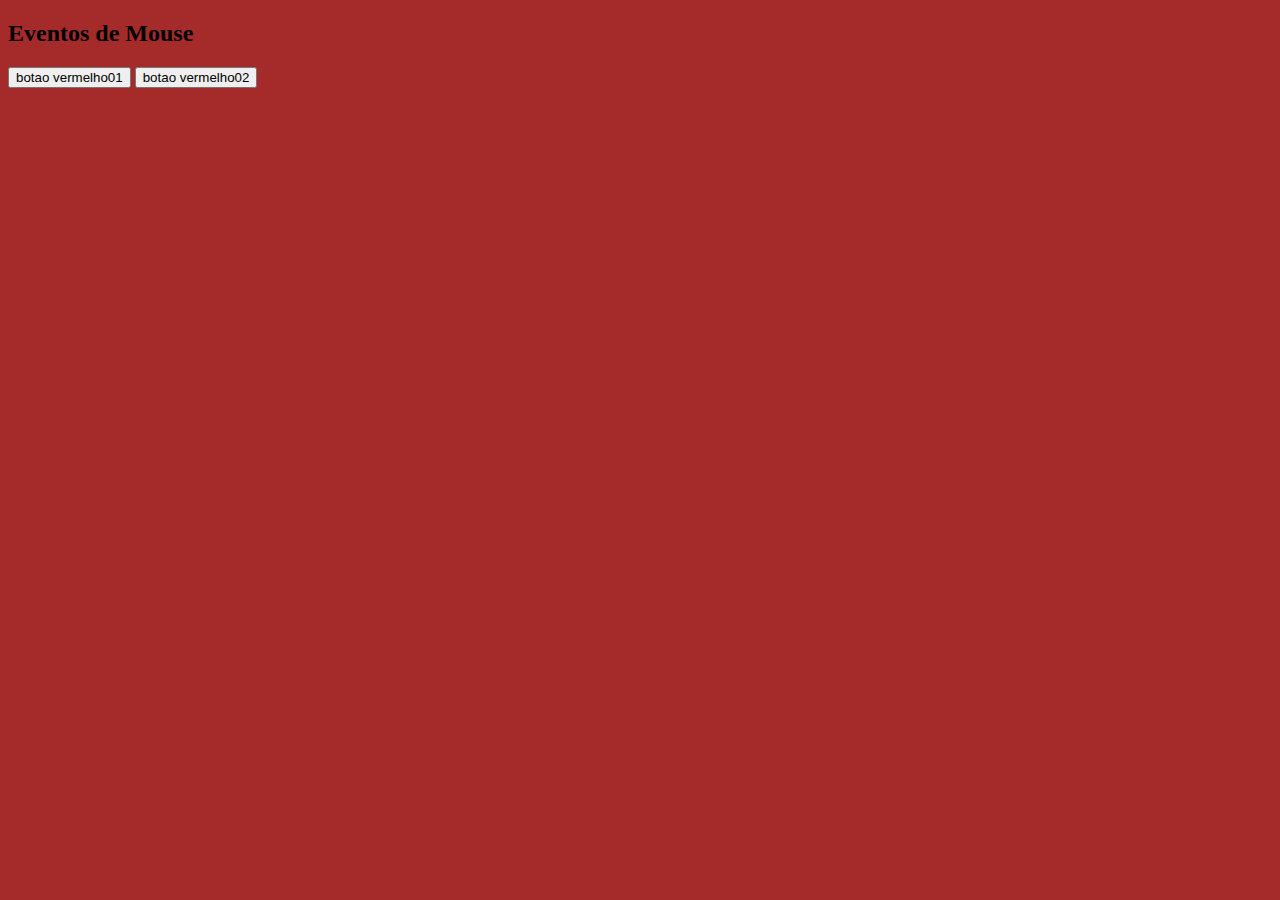
<file: aula8-eventosDeMouse/index.html>
<!DOCTYPE html>
<html lang="pt-BR">
<head>
    <meta charset="UTF-8">
    <meta http-equiv="X-UA-Compatible" content="IE=edge">
    <meta name="viewport" content="width=device-width, initial-scale=1.0">

    <link rel="stylesheet" href="./style.css">
    
    <title>Eventos de Mouse</title>
</head>

<body>
    <div id="card">
        <div id="card-content">
            <div id="card-title">
                <h2>Eventos de Mouse</h2>
                <div class="underline-title"></div>
                <input type="button" class="botao-muda-cor" value="botao vermelho01"> 
                <input type="button" class="botao-muda-cor" value="botao vermelho02"> 
                               
            </div>
        </div>
    </div>



<script type="text/javascript" src="./script.js"></script>
    
</body>
</html>
</file>
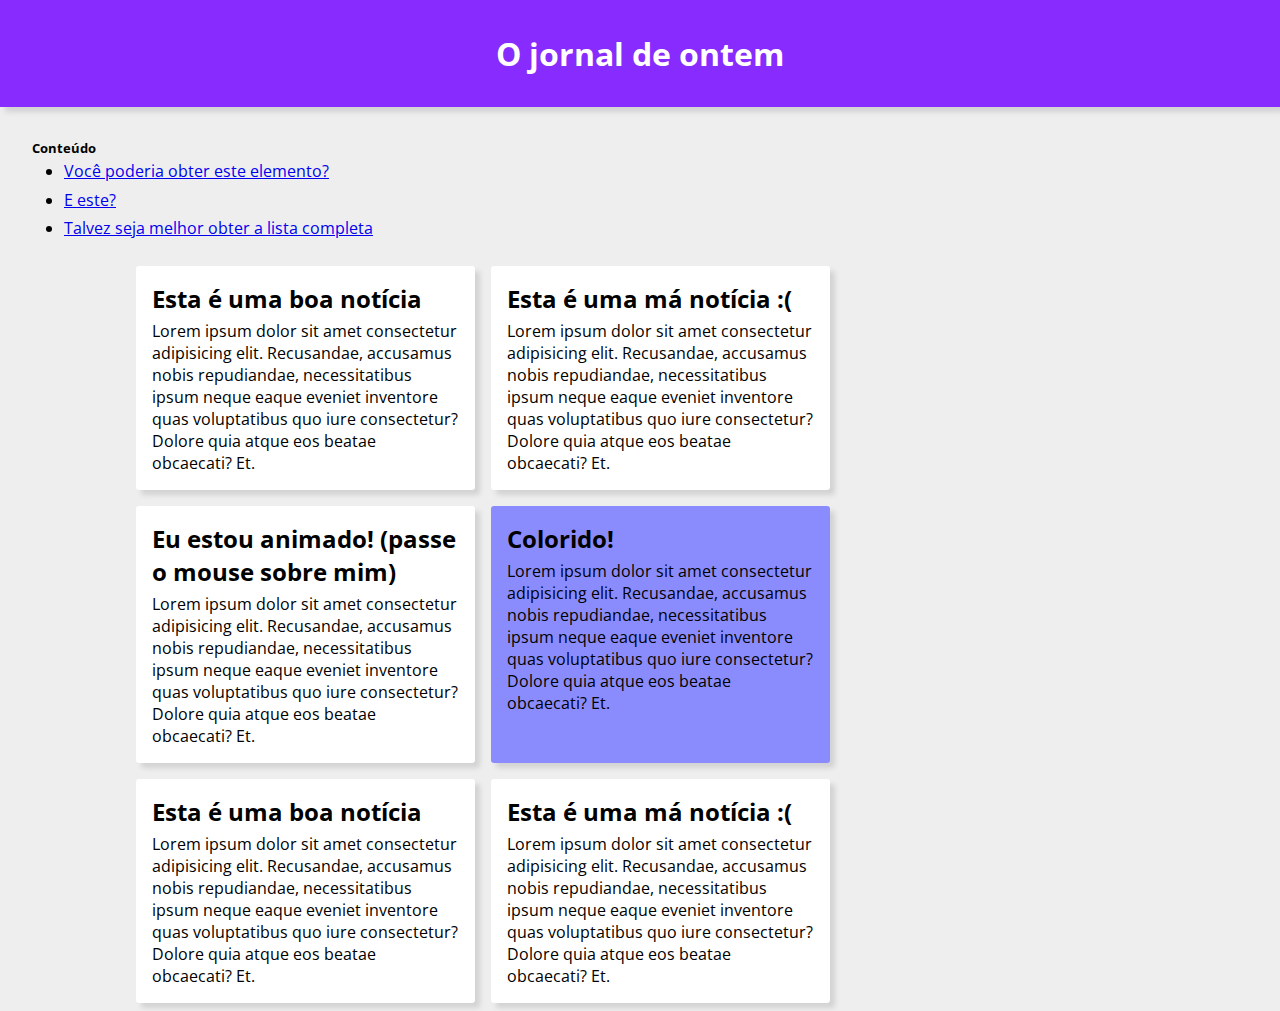
<file: aula4/Aula 4 - Introdução ao DOM/index.html>
<!DOCTYPE html>
<html lang="pt-BR">

<head>
  <meta charset="UTF-8">
  <meta http-equiv="X-UA-Compatible" content="IE=edge">
  <meta name="viewport" content="width=device-width, initial-scale=1.0">
  <link rel="stylesheet" href="styles.css">
  <title>Aula 4</title>
</head>

<body>

  <h1>O jornal de ontem</h1>

  <div class="conteudo">
    <h5>Conteúdo</h5>
    <ul>
      <li id="item1"><a href="#">Você poderia obter este elemento?</a></li>
      <li id="item2"><a href="#">E este?</a></li>
      <li id="item3"><a href="#">Talvez seja melhor obter a lista completa</a></li>
    </ul>
  </div>

  <section>
    <article id="card1">
      <h2 id="titleCard1">Esta é uma boa notícia</h2>
      <p>
        Lorem ipsum dolor sit amet consectetur adipisicing elit. Recusandae, accusamus nobis repudiandae, necessitatibus
        ipsum neque eaque eveniet inventore quas voluptatibus quo iure consectetur? Dolore quia atque eos beatae
        obcaecati? Et.
      </p>
    </article>

    <article>
      <h2>Esta é uma má notícia :(</h2>
      <p>
        Lorem ipsum dolor sit amet consectetur adipisicing elit. Recusandae, accusamus nobis repudiandae, necessitatibus
        ipsum neque eaque eveniet inventore quas voluptatibus quo iure consectetur? Dolore quia atque eos beatae
        obcaecati? Et.
      </p>
    </article>
    <article class="animado">
      <h2>Eu estou animado! (passe o mouse sobre mim)</h2>
      <p>
        Lorem ipsum dolor sit amet consectetur adipisicing elit. Recusandae, accusamus nobis repudiandae, necessitatibus
        ipsum neque eaque eveniet inventore quas voluptatibus quo iure consectetur? Dolore quia atque eos beatae
        obcaecati? Et.
      </p>
    </article>

    <article class="diferente">
      <h2>Colorido! </h2>
      <p>
        Lorem ipsum dolor sit amet consectetur adipisicing elit. Recusandae, accusamus nobis repudiandae, necessitatibus
        ipsum neque eaque eveniet inventore quas voluptatibus quo iure consectetur? Dolore quia atque eos beatae
        obcaecati? Et.
      </p>
    </article>
    <article>
      <h2>Esta é uma boa notícia</h2>
      <p>
        Lorem ipsum dolor sit amet consectetur adipisicing elit. Recusandae, accusamus nobis repudiandae, necessitatibus
        ipsum neque eaque eveniet inventore quas voluptatibus quo iure consectetur? Dolore quia atque eos beatae
        obcaecati? Et.
      </p>
    </article>

    <article>
      <h2>Esta é uma má notícia :(</h2>
      <p>
        Lorem ipsum dolor sit amet consectetur adipisicing elit. Recusandae, accusamus nobis repudiandae, necessitatibus
        ipsum neque eaque eveniet inventore quas voluptatibus quo iure consectetur? Dolore quia atque eos beatae
        obcaecati? Et.
      </p>
    </article>

  </section>

</body>

</html>
</file>
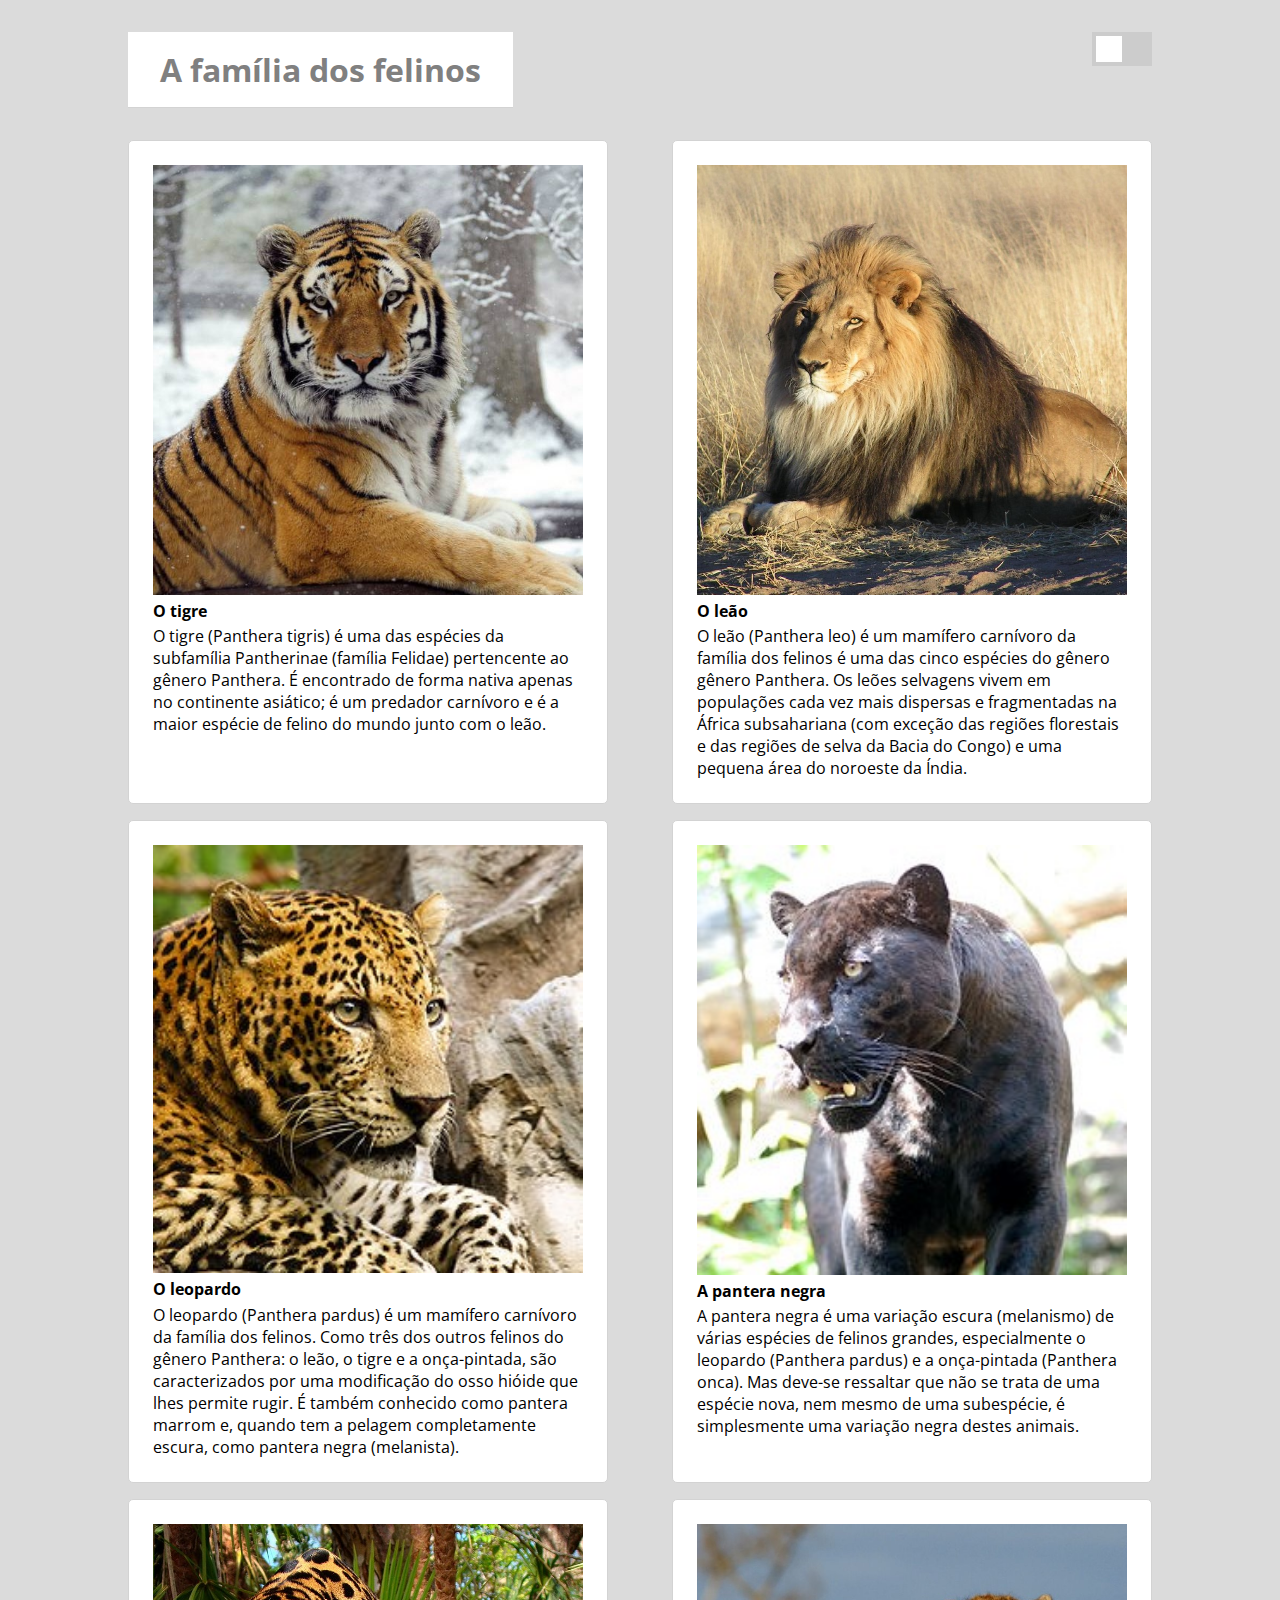
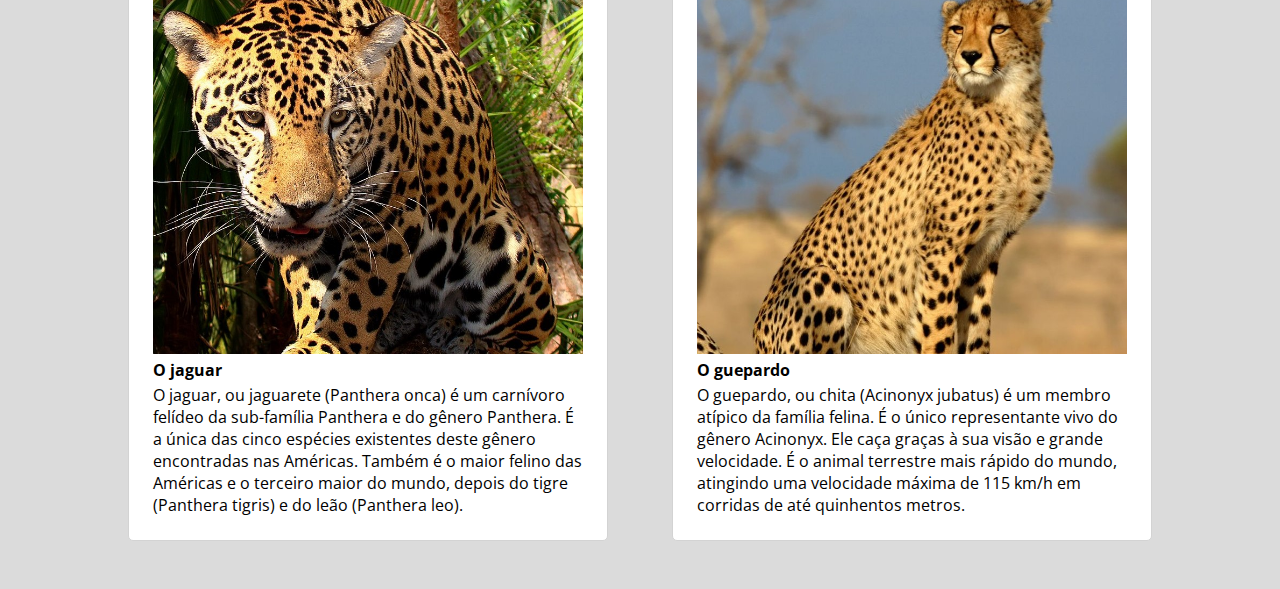
<file: aula5/[solução]Aula5_mesa_de_trabalho/Aula5_mesa_de_trabalho[solução]/index.html>
<!DOCTYPE html>
<html lang="pt-BR">

<head>
  <meta charset="UTF-8">
  <meta http-equiv="X-UA-Compatible" content="IE=edge">
  <meta name="viewport" content="width=device-width, initial-scale=1.0">
  <link rel="stylesheet" href="styles/styles.css">
  <link rel="stylesheet" href="styles/switch.css">
  <title>Aula 5 - Modificar elementos com JS </title>
</head>

<body class="dark">

  <div class="container">
    <h1>A família dos felinos</h1>

    <!-- Exemplo de switch, retiado do W3Schools 
      -> https://www.w3schools.com/howto/howto_css_switch.asp
    -->
    <label class="switch">
      <!-- OnChnaged -> Fica obervando 'mudanças' no comportamento do input -->
      <input id="toggleSwitch" type="checkbox" onchange="alteraTema()">
      <span class="slider"></span>
    </label>

  </div>

  <div class="container">
    <div class="item">
      <img src="./imagens/tiger.jpg">
      <h2>O tigre</h2>
      <p>
        O tigre (Panthera tigris) é uma das espécies da subfamília Pantherinae (família Felidae)
        pertencente ao gênero Panthera. É encontrado de forma nativa apenas no continente asiático; é um predador
        carnívoro e
        é a maior espécie de felino do mundo junto com o leão.
      </p>
    </div>
    <div class="item">
      <img src="./imagens/leon.jpg">
      <h2>O leão</h2>
      <p>
        O leão (Panthera leo) é um mamífero carnívoro da família dos felinos é uma das cinco espécies do gênero
        gênero Panthera. Os leões selvagens vivem em populações cada vez mais dispersas e fragmentadas na África
        subsahariana
        (com exceção das regiões florestais e das regiões de selva da Bacia do Congo) e uma pequena área do noroeste da
        Índia.
      </p>
    </div>
    <div class="item">
      <img src="./imagens/leopardo.jpg">
      <h2>O leopardo</h2>
      <p>
        O leopardo (Panthera pardus) é um mamífero carnívoro da família dos felinos. Como três dos outros
        felinos do gênero Panthera: o leão, o tigre e a onça-pintada, são caracterizados por uma modificação do osso
        hióide que lhes permite rugir.
        É também conhecido como pantera marrom e, quando tem a pelagem completamente escura, como pantera negra
        (melanista).
      </p>
    </div>
    <div class="item">
      <img src="./imagens/pantera-negra.jpg">
      <h2>A pantera negra</h2>
      <p>
        A pantera negra é uma variação escura (melanismo) de várias espécies de felinos grandes, especialmente o
        leopardo (Panthera pardus) e a onça-pintada (Panthera onca).
        Mas deve-se ressaltar que não se trata de uma espécie nova, nem mesmo de uma subespécie, é simplesmente uma
        variação negra destes animais.
      </p>
    </div>
    <div class="item">
      <img src="./imagens/jaguar.jpg">
      <h2>O jaguar</h2>
      <p>
        O jaguar, ou jaguarete (Panthera onca) é um carnívoro felídeo da sub-família Panthera e do
        gênero Panthera. É a única das cinco espécies existentes deste gênero encontradas nas Américas. Também
        é o maior felino das Américas e o terceiro maior do mundo, depois do tigre (Panthera tigris) e do leão (Panthera
        leo).
      </p>
    </div>
    <div class="item">
      <img src="./imagens/chita.jpg">
      <h2>O guepardo</h2>
      <p>
        O guepardo, ou chita (Acinonyx jubatus) é um membro atípico da família felina. É o único
        representante vivo do gênero Acinonyx. Ele caça graças à sua visão e grande velocidade. É o animal terrestre
        mais rápido
        do mundo, atingindo uma velocidade máxima de 115 km/h em corridas de até quinhentos metros.
      </p>
    </div>
  </div>
  <script src="scripts/script_mesa_aula5.js"></script>
</body>

</html>
</file>
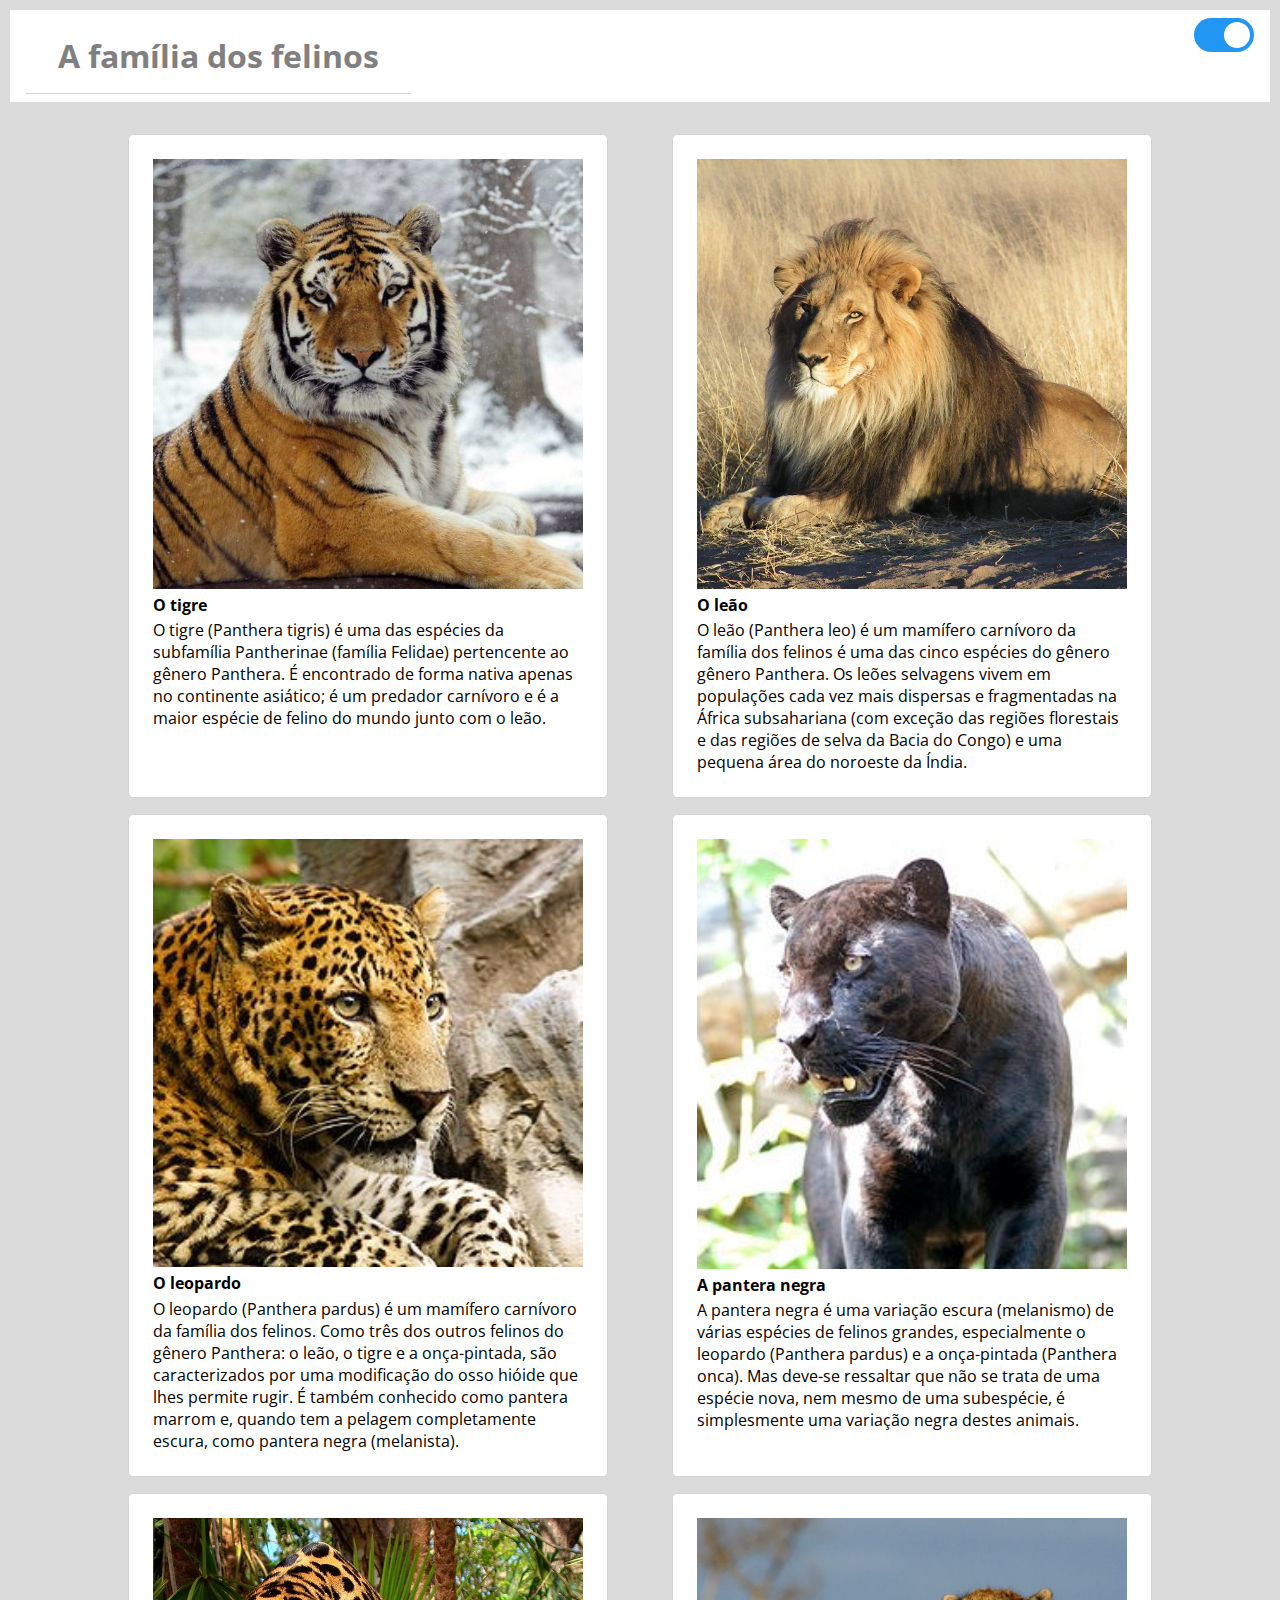
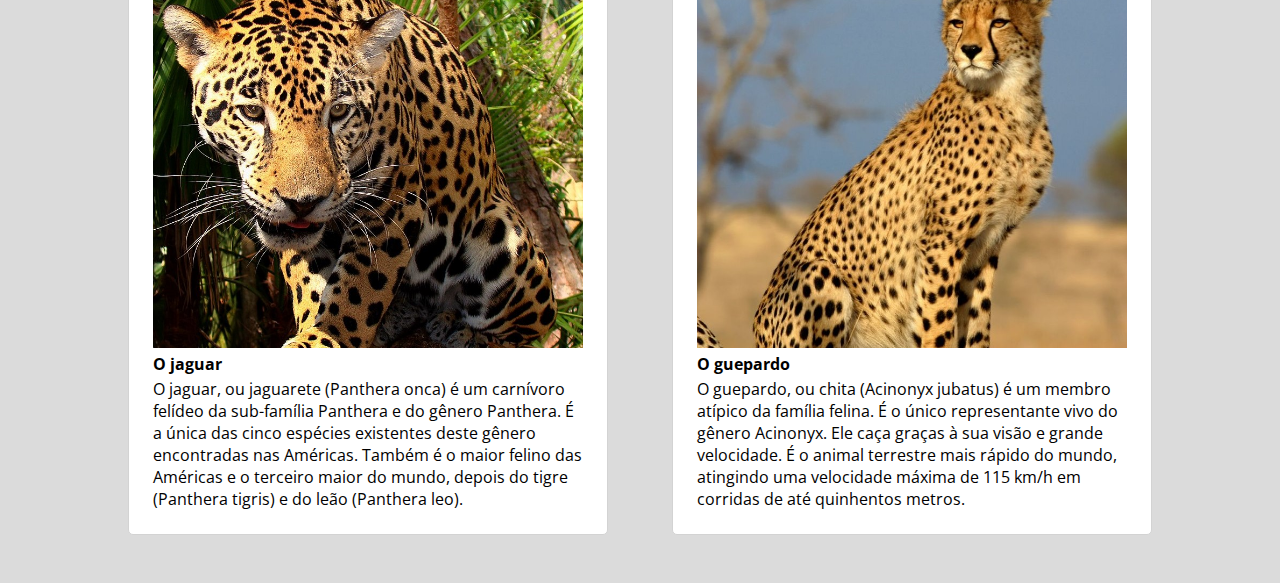
<file: aula5/Aula5_mesa_de_trabalho/Aula5_mesa_de_trabalho/index.html>
<!DOCTYPE html>
<html lang="pt-BR">

<head>
  <meta charset="UTF-8">
  <meta http-equiv="X-UA-Compatible" content="IE=edge">
  <meta name="viewport" content="width=device-width, initial-scale=1.0">
  <link rel="stylesheet" href="./style/styles.css">
  <link rel="stylesheet" href="./style/button.css">

  <title>Aula 5 - Modificar elementos com JS </title>
</head>

<body class="dark">
  <div id="barra-menu">
    <h1>A família dos felinos</h1>

    <label class="switch">
      <input id = 'buttonDarkMode'type="checkbox" checked onclick="mudarModoDesign()">
      <span class="slider round"></span>
    </label>

  </div>
 

  <div class="container">
    <div class="item">
      <img src="./imagens/tiger.jpg">
      <h2>O tigre</h2>
      <p>
        O tigre (Panthera tigris) é uma das espécies da subfamília Pantherinae (família Felidae)
        pertencente ao gênero Panthera. É encontrado de forma nativa apenas no continente asiático; é um predador
        carnívoro e
        é a maior espécie de felino do mundo junto com o leão.
      </p>
    </div>
    <div class="item">
      <img src="./imagens/leon.jpg">
      <h2>O leão</h2>
      <p>
        O leão (Panthera leo) é um mamífero carnívoro da família dos felinos é uma das cinco espécies do gênero
        gênero Panthera. Os leões selvagens vivem em populações cada vez mais dispersas e fragmentadas na África
        subsahariana
        (com exceção das regiões florestais e das regiões de selva da Bacia do Congo) e uma pequena área do noroeste da
        Índia.
      </p>
    </div>
    <div class="item">
      <img src="./imagens/leopardo.jpg">
      <h2>O leopardo</h2>
      <p>
        O leopardo (Panthera pardus) é um mamífero carnívoro da família dos felinos. Como três dos outros
        felinos do gênero Panthera: o leão, o tigre e a onça-pintada, são caracterizados por uma modificação do osso
        hióide que lhes permite rugir.
        É também conhecido como pantera marrom e, quando tem a pelagem completamente escura, como pantera negra
        (melanista).
      </p>
    </div>
    <div class="item">
      <img src="./imagens/pantera-negra.jpg">
      <h2>A pantera negra</h2>
      <p>
        A pantera negra é uma variação escura (melanismo) de várias espécies de felinos grandes, especialmente o
        leopardo (Panthera pardus) e a onça-pintada (Panthera onca).
        Mas deve-se ressaltar que não se trata de uma espécie nova, nem mesmo de uma subespécie, é simplesmente uma
        variação negra destes animais.
      </p>
    </div>
    <div class="item">
      <img src="./imagens/jaguar.jpg">
      <h2>O jaguar</h2>
      <p>
        O jaguar, ou jaguarete (Panthera onca) é um carnívoro felídeo da sub-família Panthera e do
        gênero Panthera. É a única das cinco espécies existentes deste gênero encontradas nas Américas. Também
        é o maior felino das Américas e o terceiro maior do mundo, depois do tigre (Panthera tigris) e do leão (Panthera
        leo).
      </p>
    </div>
    <div class="item">
      <img src="./imagens/chita.jpg">
      <h2>O guepardo</h2>
      <p>
        O guepardo, ou chita (Acinonyx jubatus) é um membro atípico da família felina. É o único
        representante vivo do gênero Acinonyx. Ele caça graças à sua visão e grande velocidade. É o animal terrestre
        mais rápido
        do mundo, atingindo uma velocidade máxima de 115 km/h em corridas de até quinhentos metros.
      </p>
    </div>
  </div>

  <script src = './darkMode.js'></script>

</body>

</html>
</file>
<file: aula8-eventosDeMouse/style.css>
#botao-js-esconder, #botao-js-exibir{
    margin-top: 20px;

}

#modal{
    width: 100px;
    height: 100px;
    border-radius: 20px;
    background-color: aqua;
    margin-top: 20px;
}

body{
    background-color: brown;
}
</file>
<file: aula4/Aula 4 - Introdução ao DOM/styles.css>
@import url('https://fonts.googleapis.com/css2?family=Open+Sans:wght@300&display=swap');

* {
  margin: 0;
  padding: 0;
  font-family: 'Open Sans', sans-serif;
}

body {
  min-height: 100vh;
  background-color: rgb(238, 238, 238);
}

h1 {
  text-align: center;
  padding: 1em 0;
  background-color: rgb(135, 43, 255);
  color: white;
  box-shadow: 5px 5px 5px lightgrey;
  margin-bottom: 1em;
}

.conteudo {
  margin-left: 2em;
  margin-bottom: 1em;
}

ul {
  display: block;
  margin-left: 2em;
}

li {
  padding: .2em 0;
}

section {
  display: flex;
  flex-wrap: wrap;
  padding: 0 10%;
}

section article {
  background-color: white;
  padding: 1em;
  border-radius: 3px;
  width: 30%;
  margin: .5em;
  box-shadow: 5px 5px 5px lightgrey;
}

section article.animado {
  z-index: 20;
  transition: all 200ms ease;
}

section article.animado:hover {
  transform: scale(1.2);
  box-shadow: 0px 0px 10px lightgrey;
}

section article h2{
  margin-bottom: .2em;

}

.diferente {
  background-color: rgb(138, 140, 253);
}
</file>
<file: aula5/[solução]Aula5_mesa_de_trabalho/Aula5_mesa_de_trabalho[solução]/styles/styles.css>
@import url('https://fonts.googleapis.com/css2?family=Open+Sans:wght@300;400&display=swap');

* {
  margin: 0;
  padding: 0;
  font-family: 'Open Sans', sans-serif;
}

body {
  background-color: rgb(219, 219, 219);
}

h1 {
  padding: .5em 1em;
  background-color: white;
  border-bottom: 1px solid lightgrey;
  color: grey;
}

.container {
  display: flex;
  flex-wrap: wrap;
  justify-content: space-between;
  width: 80%;
  margin: 2em 10%;
}

.item {
  width: 30em;
  background-color: white;
  box-sizing: border-box;
  padding: 1.5em;
  margin-bottom: 1em;
  border-radius: 5px;
  border: 1px solid lightgray;
}

.item img {
  width: 100%;
}

.item h2 {
  font-size: 1em;
  margin-bottom: .2em;
}


/* ------------------------------ Estilos para o tema escuro (Dark-Mode) ----------------------------------------------- */

/* Os seguintes estilos são os que usaremos para aplicar o modo escuro, 
você terá que modificar os seletores a fim de poder resolver o exercício. */

/* A cor de fundo da página  */
.body-dark{
  background-color: rgb(39, 39, 39);
}

/* Modificações no titulo 'A família dos felinos' */
.h1-dark{ 
  background-color: rgb(19, 19, 19);
  color: rgb(170, 170, 170);
  border-color: black;
}


/* Modificações nos items */
.items-dark{
  background-color: rgb(19, 19, 19);
  border-color: black;
}

/* Modificações nos paragrafos dos itens e nos cabeçalhos dos itens */
.items-text-dark{
  color: rgb(230, 230, 230);
}
</file>
<file: aula5/[solução]Aula5_mesa_de_trabalho/Aula5_mesa_de_trabalho[solução]/styles/switch.css>
/* The switch - the box around the slider */
 .switch {
    position: relative;
    display: inline-block;
    width: 60px;
    height: 34px;
  }
  
  /* Hide default HTML checkbox */
  .switch input {
    opacity: 0;
    width: 0;
    height: 0;
  }
  
  /* The slider */
  .slider {
    position: absolute;
    cursor: pointer;
    top: 0;
    left: 0;
    right: 0;
    bottom: 0;
    background-color: #ccc;
    -webkit-transition: .4s;
    transition: .4s;
  }
  
  .slider:before {
    position: absolute;
    content: "";
    height: 26px;
    width: 26px;
    left: 4px;
    bottom: 4px;
    background-color: white;
    -webkit-transition: .4s;
    transition: .4s;
  }
  
  input:checked + .slider {
    background-color: rgb(19, 19, 19);
  }
  
  input:focus + .slider {
    box-shadow: 0 0 1px rgb(19, 19, 19);
  }
  
  input:checked + .slider:before {
    -webkit-transform: translateX(26px);
    -ms-transform: translateX(26px);
    transform: translateX(26px);
  }
  
  /* Rounded sliders */
  .slider.round {
    border-radius: 34px;
  }
  
  .slider.round:before {
    border-radius: 50%;
  }
</file>
<file: aula5/Aula5_mesa_de_trabalho/Aula5_mesa_de_trabalho/style/styles.css>
@import url('https://fonts.googleapis.com/css2?family=Open+Sans:wght@300;400&display=swap');

* {
  margin: 0;
  padding: 0;
  font-family: 'Open Sans', sans-serif;
}

body {
  background-color: rgb(219, 219, 219);
}

h1 {
  padding: .5em 1em;
  background-color: white;
  border-bottom: 1px solid lightgrey;
  color: grey;
}

.container {
  display: flex;
  flex-wrap: wrap;
  justify-content: space-between;
  width: 80%;
  margin: 2em 10%;
}

.item {
  width: 30em;
  background-color: white;
  box-sizing: border-box;
  padding: 1.5em;
  margin-bottom: 1em;
  border-radius: 5px;
  border: 1px solid lightgray;
}

.item img {
  width: 100%;
}

.item h2 {
  font-size: 1em;
  margin-bottom: .2em;
}


/* ------------------------------ Estilos para o tema escuro (Dark-Mode) ----------------------------------------------- */

/*Os seguintes estilos são os que usaremos para aplicar o modo escuro, 
você terá que modificar os seletores a fim de poder resolver o exercício. */

.dark-body{
  background-color: rgb(39, 39, 39);
}

/*Modificações no titulo 'A família dos felinos'*/
.dark-barra-menu{ 
  background-color: rgb(19, 19, 19);
  color: rgb(170, 170, 170);
  border-color: black;
}

/*Modificações nos items*/
.dark-card{
  background-color: rgb(19, 19, 19);
  border-color: black;
}

/*Modificações nos textos dos itens e cabeçalhos dos itens*/
.dark-card-text{
  color: rgb(230, 230, 230);
}
</file>
<file: aula5/Aula5_mesa_de_trabalho/Aula5_mesa_de_trabalho/style/button.css>
@import url('https://fonts.googleapis.com/css2?family=Open+Sans:wght@300;400&display=swap');

* {
  margin: 0;
  padding: 0;
  font-family: 'Open Sans', sans-serif;
}

body {
    background-color: rgb(219, 219, 219);
  }
  
  #barra-menu{
    display: flex;
    justify-content:space-between;
    flex-direction: row;
    margin: 10px;

    padding:  0.5em 1em;
    background-color: white;
    border-bottom: 1px, solid, lightgrey;
    color:gray;
  }

  #barra-menu h1, #barra-menu switch{
    display: inline-block;

  }

  #barra-menu switch {
    float: right;
  }

  .switch {
    position: relative;
    display: inline-block;
    width: 60px;
    height: 34px;
  }
  
  .switch input { 
    opacity: 0;
    width: 0;
    height: 0;
  }
  
  .slider {
    position: absolute;
    cursor: pointer;
    top: 0;
    left: 0;
    right: 0;
    bottom: 0;
    background-color: #ccc;
    -webkit-transition: .4s;
    transition: .4s;
  }
  
  .slider:before {
    position: absolute;
    content: "";
    height: 26px;
    width: 26px;
    left: 4px;
    bottom: 4px;
    background-color: white;
    -webkit-transition: .4s;
    transition: .4s;
  }
  
  input:checked + .slider {
    background-color: #2196F3;
  }
  
  input:focus + .slider {
    box-shadow: 0 0 1px #2196F3;
  }
  
  input:checked + .slider:before {
    -webkit-transform: translateX(26px);
    -ms-transform: translateX(26px);
    transform: translateX(26px);
  }
  
  /* Rounded sliders */
  .slider.round {
    border-radius: 34px;
  }
  
  .slider.round:before {
    border-radius: 50%;
  }
</file>
